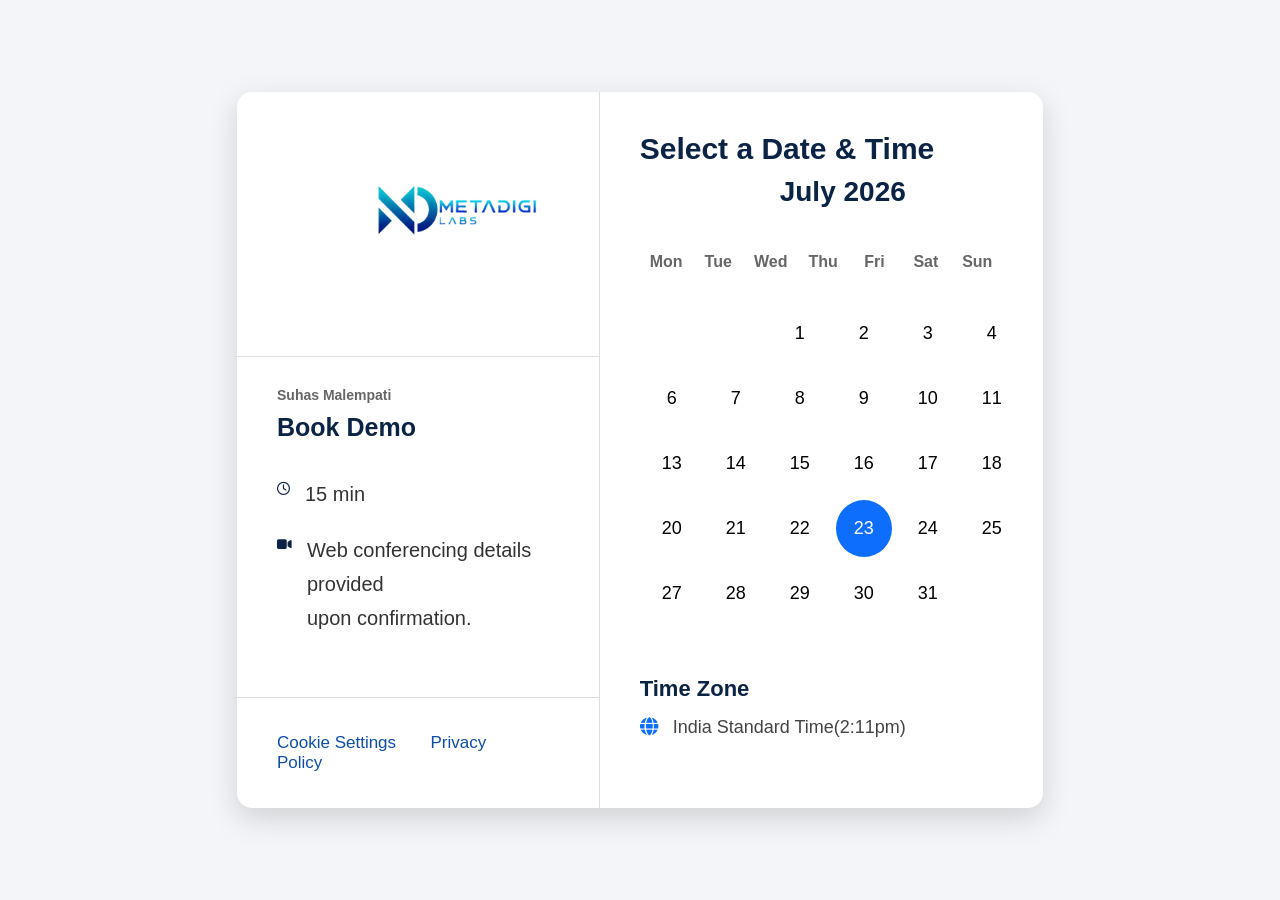
<file: book.html>
<!DOCTYPE html>
<html lang="en">

<head>

   <link rel="stylesheet"
          href="style1.css">

    <link rel="stylesheet"
          href="responsive1.css">
		  
    <link rel="stylesheet"
        href="https://cdnjs.cloudflare.com/ajax/libs/font-awesome/6.7.2/css/all.min.css">
</head>

<body>

<section class="booking">

<div class="booking-container">

<!-- Left Side -->

<div class="booking-left">

<div class="logo">

 <img style="width:180px;margin-right:180px;margin-left:100px;margin-top:-20px;" src="MDL_Logo_Name.png">  

</div>

<div class="booking-info">

<h4>Suhas Malempati</h4>

<h1>Book Demo</h1>

<div class="info">

<p>

<i class="fa-regular fa-clock"></i>

15 min

</p>

<p>

<i class="fa-solid fa-video"></i>

Web conferencing details provided <br>upon confirmation.

</p>

</div>

</div>

<div class="booking-footer">

<a href="#">Cookie Settings</a>

<a href="#">Privacy Policy</a>

</div>

</div>

<!-- Right Side -->

<div class="booking-right">

<h2>Select a Date & Time</h2>

<div class="calendar-header">



<h3>July 2026</h3>



</div>

<div class="weekdays">

<span>Mon</span>

<span>Tue</span>

<span>Wed</span>

<span>Thu</span>

<span>Fri</span>

<span>Sat</span>

<span>Sun</span>

</div>

<div class="calendar">

<span></span>

<span></span>

<span>1</span>

<span>2</span>

<span>3</span>

<span>4</span>

<span>5</span>

<span>6</span>

<span>7</span>

<span>8</span>

<span>9</span>

<span>10</span>

<span>11</span>

<span>12</span>

<span>13</span>

<span>14</span>

<span>15</span>

<span>16</span>

<span>17</span>

<span>18</span>

<span>19</span>

<span>20</span>

<span>21</span>

<span>22</span>

<span class="active">23</span>

<span>24</span>

<span>25</span>

<span>26</span>

<span>27</span>

<span>28</span>

<span>29</span>

<span>30</span>

<span>31</span>

</div>

<div class="timezone">

<h4>Time Zone</h4>

<p>

<i class="fa-solid fa-globe"></i>

India Standard Time(2:11pm)

</p>

</div>

</div>

</div>

</section>

</body>

</html>
</file>
<file: style1.css>
*{
    margin:0;
    padding:0;
    box-sizing:border-box;
    font-family:Arial, Helvetica, sans-serif;
}

body{
    background:#f3f5f8;
}

.booking{
    width:100%;
    min-height:100vh;
    display:flex;
    justify-content:center;
    align-items:center;
    padding:40px 20px;
}

.booking-container{
    width:65%;
    max-width:940px;
    background:#fff;
    border-radius:15px;
    overflow:hidden;
    display:grid;
    grid-template-columns:45% 55%;
    box-shadow:0 10px 30px rgba(0,0,0,.15);
}

/* LEFT */

.booking-left{
    border-right:1px solid #ddd;
    display:flex;
    flex-direction:column;
    justify-content:space-between;
}

.logo{
    padding:50px 30px;
    border-bottom:1px solid #ddd;
    text-align:center;
}

.logo h2{
    color:#0d4da8;
    font-size:38px;
    font-weight:700;
}

.booking-info{
    padding:40px;
}

.booking-info h4{
    color:#666;
    font-size:14px;
    margin-bottom:10px;
	margin-top:-10px;
}

.booking-info h1{
    font-size:25px;
    color:#0b2345;
    margin-bottom:35px;
}

.info p{
    display:flex;
    align-items:flex-start;
    gap:15px;
    margin:22px 0;
    font-size:20px;
    color:#333;
    line-height:1.7;
}

.info i{
    color:#0b2345;
    font-size:13px;
    margin-top:5px;
}

.booking-footer{
    padding:35px 40px;
    border-top:1px solid #ddd;
}

.booking-footer a{
    text-decoration:none;
    color:#0d4da8;
    margin-right:30px;
    font-size:17px;
}

/* RIGHT */

.booking-right{
    padding:40px;
}

.booking-right h2{
    font-size:30px;
    color:#0b2345;
    margin-bottom:40px;
}

.calendar-header{
    display:flex;
    justify-content:space-between;
    align-items:center;
    margin-bottom:35px;
}

.calendar-header h3{
    font-size:28px;
    color:#0b2345;
	margin-left:140px;
	margin-top:-30px;
}

.calendar-header button{
    width:45px;
    height:45px;
    border:none;
    background:#f3f5f8;
    border-radius:50%;
    cursor:pointer;
    font-size:18px;
}

.weekdays,
.calendar{
    display:grid;
    grid-template-columns:repeat(7,1fr);
    text-align:center;
}

.weekdays{
    margin-bottom:20px;
}

.weekdays span{
    font-weight:600;
    color:#666;
    padding:10px;
}

.calendar span{
    padding:18px;
    margin:4px;
    border-radius:50%;
    cursor:pointer;
    transition:.3s;
    font-size:18px;
}

.calendar span:hover{
    background:#e8f1ff;
}

.calendar .active{
    background:#0d6efd;
    color:#fff;
}

.timezone{
    margin-top:50px;
}

.timezone h4{
    font-size:22px;
    color:#0b2345;
    margin-bottom:15px;
}

.timezone p{
    color:#444;
    font-size:18px;
}

.timezone i{
    margin-right:10px;
    color:#0d6efd;
}
</file>
<file: responsive1.css>
* ===========================
   Laptop (1024px)
=========================== */

@media(max-width:1024px){

    .booking-container{
        max-width:95%;
    }

    .booking-right h2{
        font-size:34px;
    }

    .booking-info h1{
        font-size:42px;
    }

}


/* ===========================
   Tablet (992px)
=========================== */

@media(max-width:992px){

    .booking-container{
        grid-template-columns:1fr;
    }

    .booking-left{
        border-right:none;
        border-bottom:1px solid #ddd;
    }

    .logo{
        padding:50px 30px;
    }

    .booking-info{
        padding:30px;
    }

    .booking-right{
        padding:30px;
    }

}


/* ===========================
   Mobile (768px)
=========================== */

@media(max-width:768px){

    .booking{
        padding:20px 10px;
    }

    .booking-container{
        border-radius:10px;
    }

    .logo h2{
        font-size:30px;
    }

    .booking-info h4{
        font-size:18px;
    }

    .booking-info h1{
        font-size:34px;
        margin-bottom:20px;
    }

    .info p{
        font-size:16px;
        gap:10px;
    }

    .booking-right{
        padding:20px;
    }

    .booking-right h2{
        font-size:28px;
        margin-bottom:25px;
    }

    .calendar-header h3{
        font-size:22px;
    }

    .calendar-header button{
        width:38px;
        height:38px;
        font-size:15px;
    }

    .weekdays span{
        font-size:13px;
        padding:6px;
    }

    .calendar span{
        padding:12px;
        font-size:15px;
    }

    .timezone h4{
        font-size:18px;
    }

    .timezone p{
        font-size:15px;
    }

    .booking-footer{
        text-align:center;
    }

    .booking-footer a{
        display:block;
        margin:10px 0;
    }

}


/* ===========================
   Small Mobile (480px)
=========================== */

@media(max-width:480px){

    .logo{
        padding:40px 20px;
    }

    .logo h2{
        font-size:24px;
    }

    .booking-info{
        padding:20px;
    }

    .booking-info h1{
        font-size:28px;
    }

    .booking-right{
        padding:15px;
    }

    .booking-right h2{
        font-size:24px;
    }

    .calendar-header h3{
        font-size:18px;
    }

    .calendar span{
        padding:10px;
        font-size:14px;
    }

}
</file>
